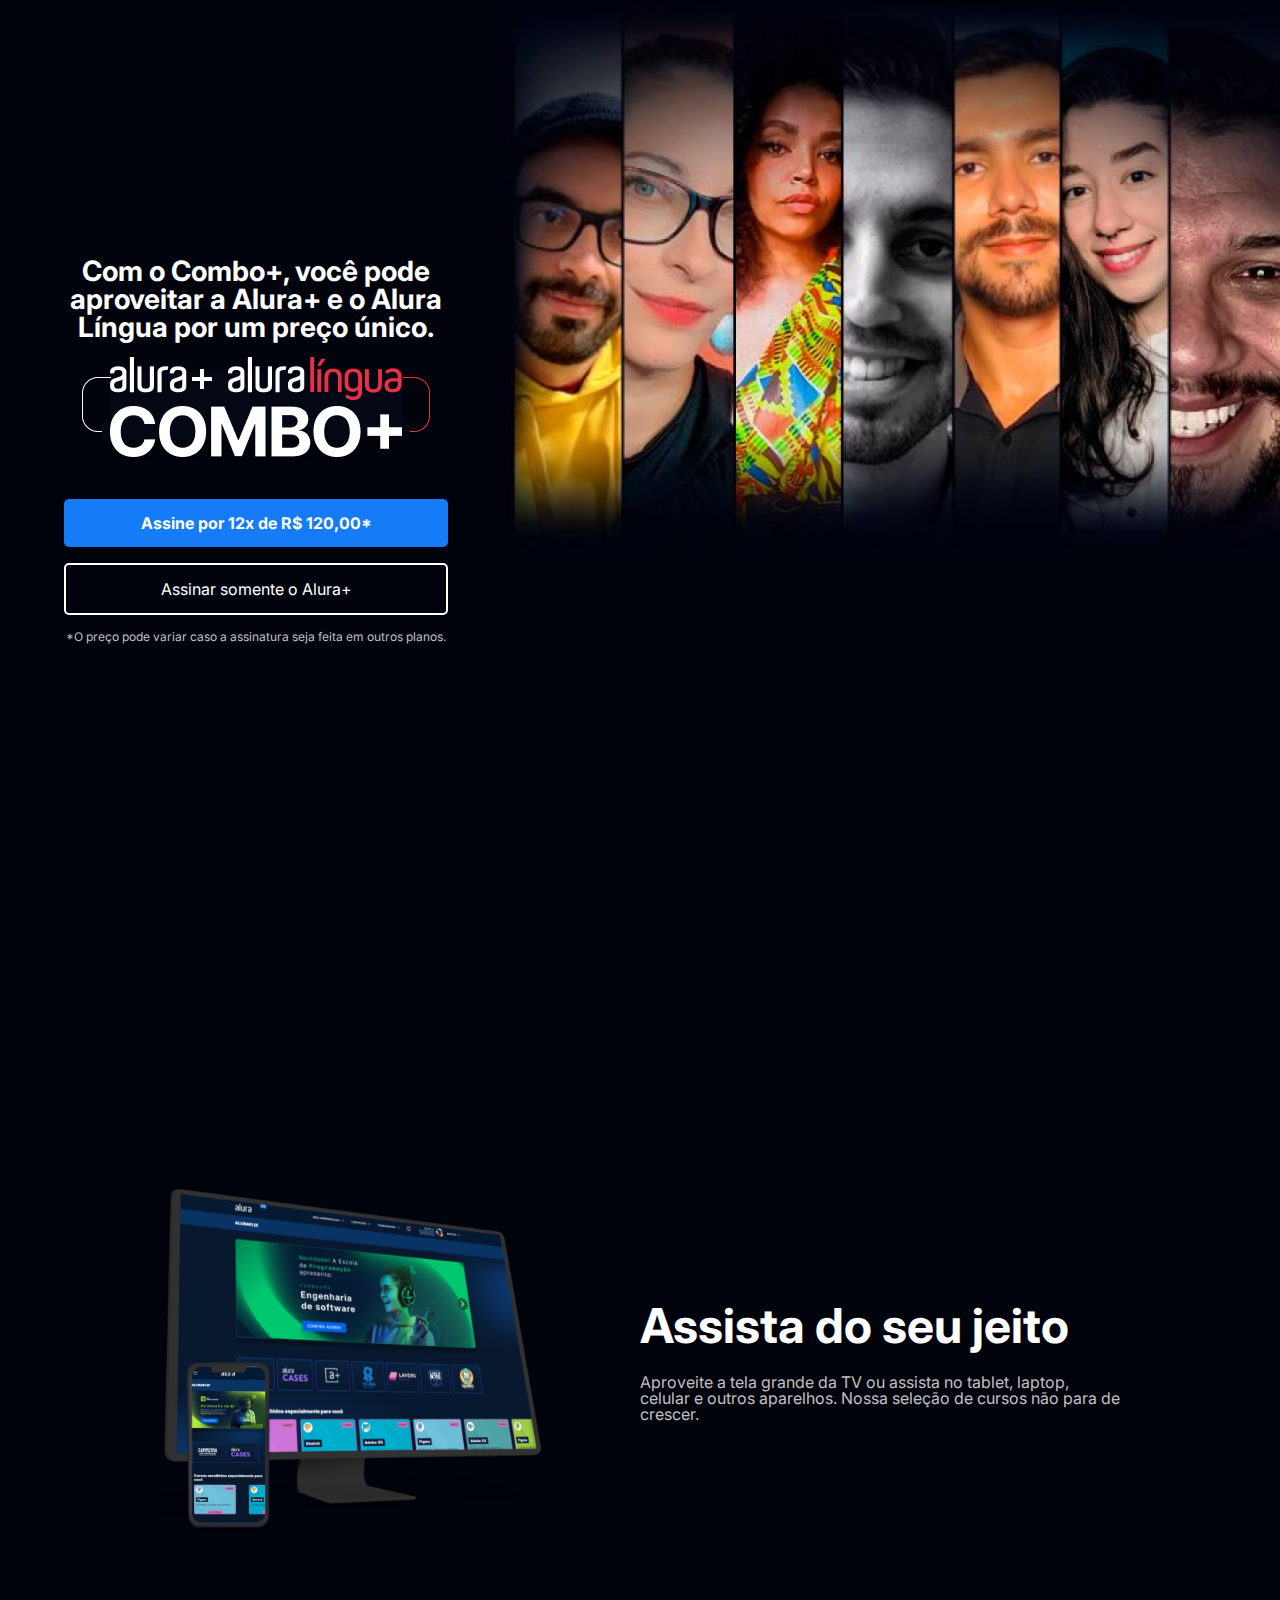
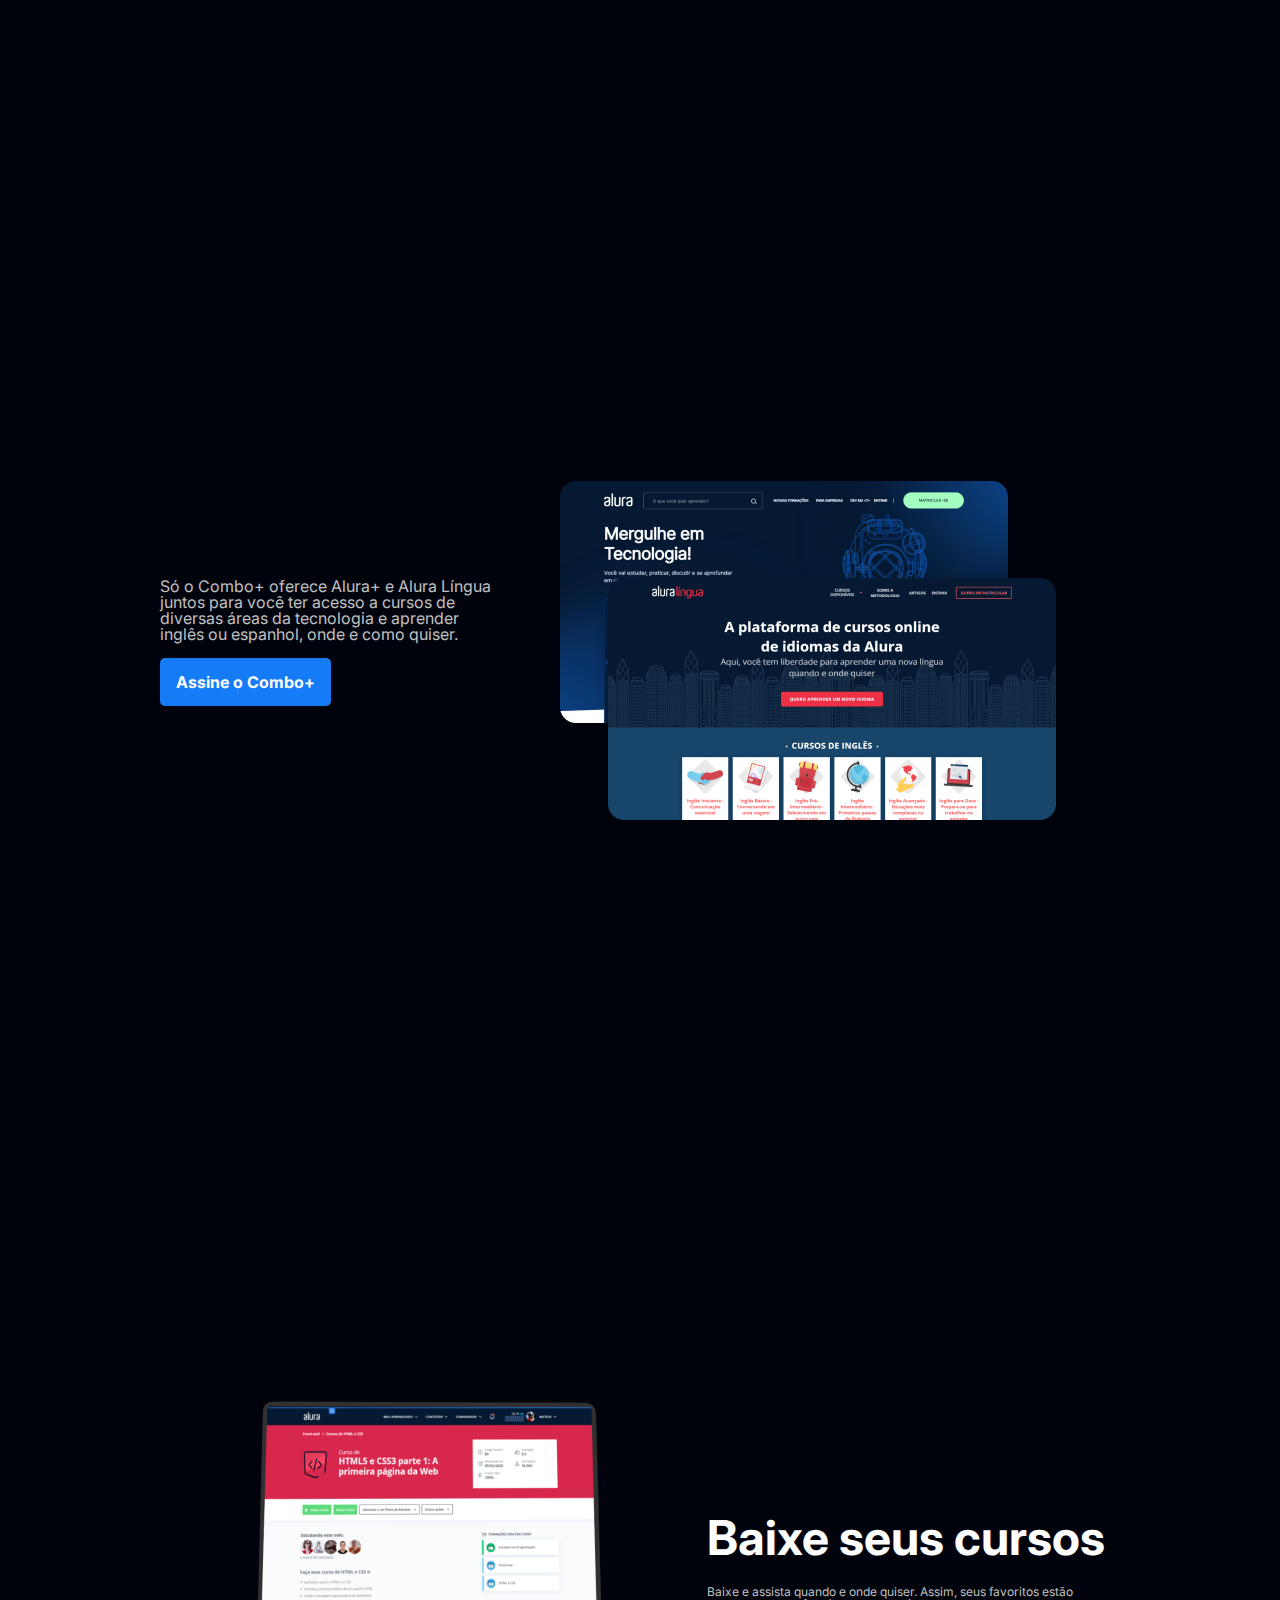
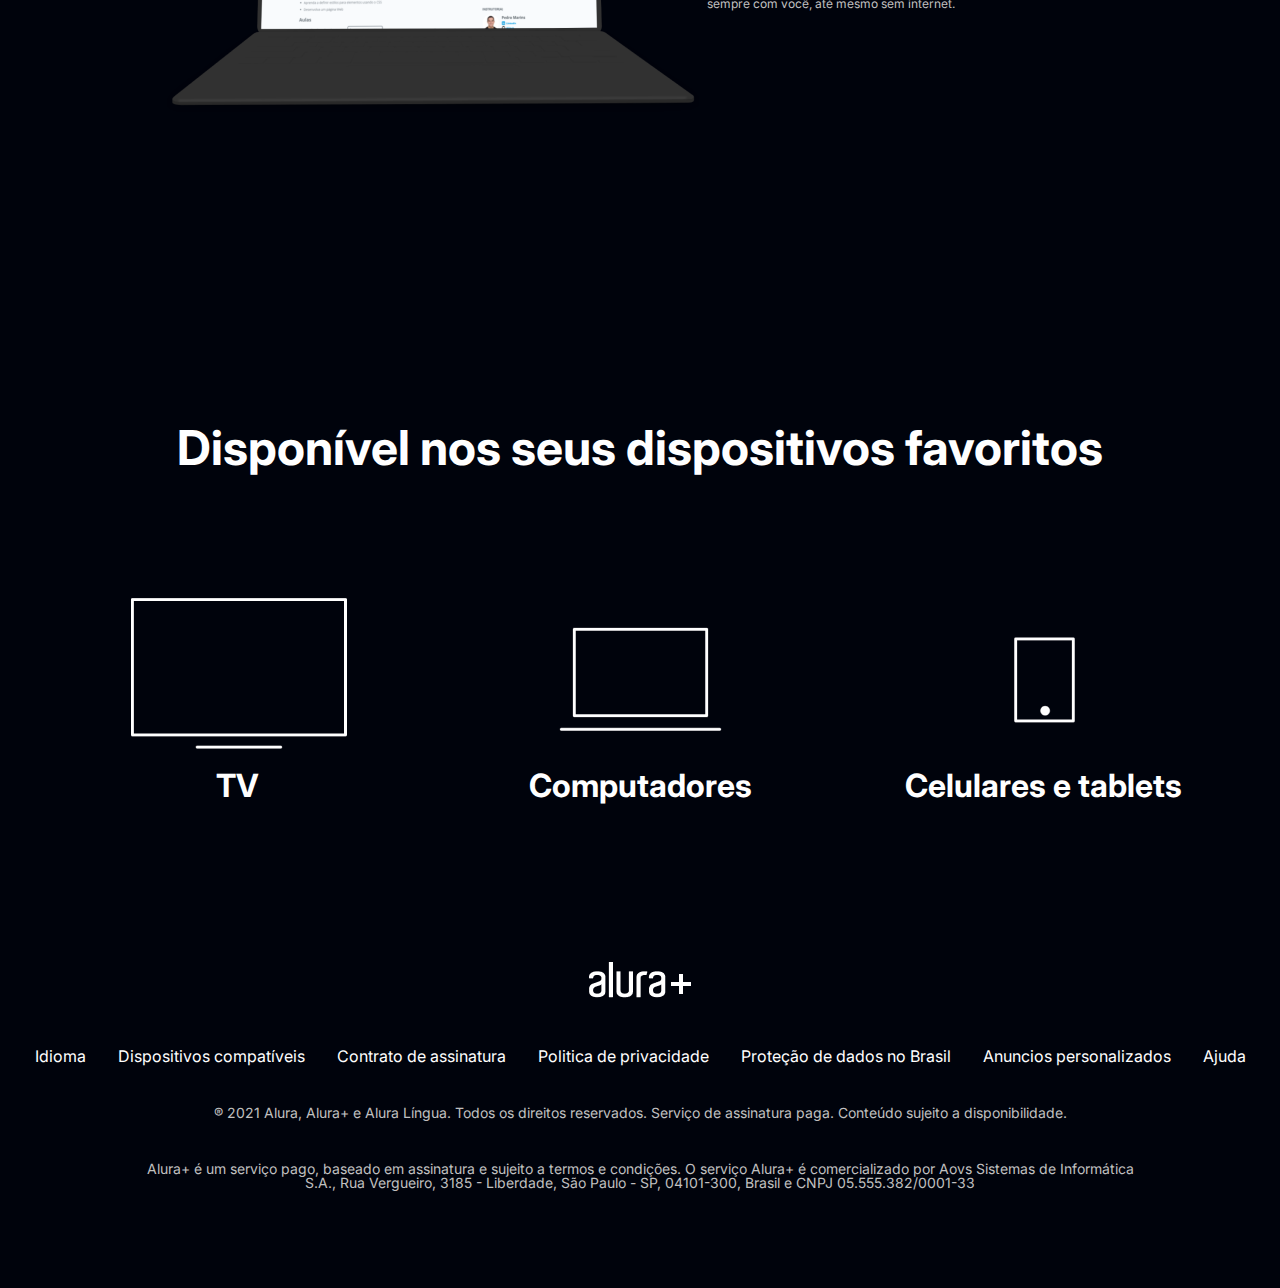
<file: index.html>
<!DOCTYPE html>
<html lang="pt-br">
<head>
	<meta charset="utf-8">
	<meta name="viewport" content="width=device-width, initial-scale=1">
	<link rel="stylesheet" type="text/css" href="reset.css">
	<link rel="stylesheet" type="text/css" href="style.css">
	<link rel="preconnect" href="https://fonts.googleapis.com">
	<link rel="preconnect" href="https://fonts.gstatic.com" crossorigin>
	<link href="https://fonts.googleapis.com/css2?family=Inter:wght@400;700&family=Oswald:wght@300&display=swap" rel="stylesheet">
	<title>Praticando</title>
</head>
<body>
    <section class="SecPrincipal altura">
    	<div class="div-p">
			<h1 class="Titulo-Principal">Com o Combo+, você pode aproveitar a Alura+ e o Alura Língua por um preço único.</h1>
			<img class="imagem-p" src="Combo.png" alt="Combo alura+ e alura lingua">
			<a href="https://www.alura.com.br/" class="SecPrincipal__botao">Assine por 12x de R$ 120,00*</a>
			<a href="https://www.alura.com.br/" class="SecPrincipal__botao2">Assinar somente o Alura+</a>
			<p class="pSec">*O preço pode variar caso a assinatura seja feita em outros planos.</p>
		</div>
	</section>
	<section class="secGenerica altura">
			<img src="Plataformas.png" class="imgplat">
		<div>
			<h2 class='Titulo-Principal sec'>Assista do seu jeito</h2>
			<p class="pSec espacamentolateral">Aproveite a tela grande da TV ou assista no tablet, laptop, celular e outros aparelhos. Nossa seleção de cursos não para de crescer.</p>
		</div>
		
	</section>
	<section class="secGenerica altura">
		<div>
			<p class="pSec espacamentolateral">Só o Combo+ oferece Alura+ e Alura Língua juntos para você ter acesso a cursos de diversas áreas da tecnologia e aprender inglês ou espanhol, onde e como quiser.</p>
			<a href="https://www.alura.com.br/" class="SecPrincipal__botao SecPrincipal__botao__telas">Assine o Combo+</a>
		</div>
		<img src="Telas.png" class='ImgTelas' alt="telas compativeis">
	</section>
	<section class="secGenerica altura">
		<img src="Notebook.png">
		<div>
			<h2 class="Titulo-Principal sec">Baixe seus cursos</h2>
			<p class="pSec espacamentolateral2">Baixe e assista quando e onde quiser. Assim, seus favoritos estão sempre com você, até mesmo sem internet.</p>
		</div>
	</section>
	<section class="dispositivos">
		<h2 class="Titulo-Principal sec">Disponível nos seus dispositivos favoritos</h2>
		<ul class="lista_dispositivos">
			<li class="lista_space">
				<img src="tv.png">
				<h3 class="lista_items">TV</p>
			</li>
			<li class="lista_space">
				<img src="computador.png">
				<h3 class="lista_items">Computadores</p>
			</li>
			<li class="lista_space">
				<img src="celular.png">
				<h3 class="lista_items">Celulares e tablets</p>
			</li>
		</ul>
	</section>
	<footer class="rodape">
		<div class="logoimg">	
			<img src="Logo.png" class="rodape__logo">
		</div>
		<ul class="lista_links">
			<li class="lista_link"><a href="#">Idioma</a></li>
			<li class="lista_link"><a href="#">Dispositivos compatíveis</a></li>
			<li class="lista_link"><a href="#">Contrato de assinatura</a></li>
			<li class="lista_link"><a href="#">Politica de privacidade</a></li>
			<li class="lista_link"><a href="#">Proteção de dados no Brasil</a></li>
			<li class="lista_link"><a href="#">Anuncios personalizados</a></li>
			<li class="lista_link"><a href="#">Ajuda</a></li>
		</ul>
		<p class="rodape__texto">® 2021 Alura, Alura+ e Alura Língua. Todos os direitos reservados. Serviço de assinatura paga. Conteúdo sujeito a disponibilidade.</p>
		<p class="rodape__texto tx3">Alura+ é um serviço pago, baseado em assinatura e sujeito a termos e condições. O serviço Alura+ é comercializado por Aovs Sistemas de Informática S.A., Rua Vergueiro, 3185 - Liberdade, São Paulo - SP, 04101-300, Brasil e CNPJ 05.555.382/0001-33</p>
	</footer>

</body>
</html>
</file>
<file: style.css>
:root {
	--corbranca-p:#FFFFFF;
	--cinza-s:#C0C0C0;
	--botao-azul:#167BF7;
	--preto-fundo:#00030C;
	--fonte-principal: 'Inter';
}
body {
	background: var(--preto-fundo);
	font-family: var(--fonte-principal);
	font-size: 16px;
	font-weight: 400;
}

.Titulo-Principal{
	color: var(--corbranca-p);
	font-size: 28px;
	font-weight: 700;
}
.SecPrincipal{
	background-image: url(Background.png);
	background-repeat: no-repeat;
	background-size: contain;
	display: grid;
	grid-template-columns: 1fr 1fr 20%;
	align-items: center;
	text-align: center;
}
.altura{
	height: 100vh;
}
.SecPrincipal__botao{
	background-color: var(--botao-azul);
	color: var(--corbranca-p);
	border-radius: 5px;
	padding: 1em;
	display: block;
	font-weight: bold;
	margin-bottom: 1em ;
}
.SecPrincipal__botao2{
	color: var(--corbranca-p);
	border-radius: 5px;
	padding: 1em;
	display: block;
	border: 2px solid var(--corbranca-p);
	font-weight: 400;
	margin-bottom: 1em;
}
.pSec{
	font-size: 12px;
	color: var(--cinza-s);
}
.div-p{
	margin: 0 4em;
}
.imagem-p{
	margin: 1em 0 2em 0;
}
.secGenerica{
	margin: 0em 10em;
	display: grid;
	grid-template-columns: 1fr 1fr;
	align-items: center;
}
.sec{
	padding:.5em 0em;
	font-size: 48px;
}
.imgplat{
	width: 80%;
}
.espacamentolateral{
	font-size: 16px;
}
.SecPrincipal__botao__telas{
	margin-top: 1em;
	display: inline-block;
}
.ImgTelas{
	padding: 0 4em;
}
.espacamentolateral2{
	margin-right: 1em;
}
.lista_dispositivos{
	display: flex;
	justify-content: center;
	margin: 5em 0;
}
.dispositivos{
	text-align: center;
}
.lista_items{
	font-size: 32px;
	color: var(--corbranca-p);
	font-weight: 700;
}
.lista_space{
	padding: 0 2em;
}
.lista_links{
	margin-top: 3em;
	display: flex;
	justify-content: center;
}
.lista_link{
	font-weight: 400;
	color: var(--corbranca-p);
	padding: 0 1em;

}
.lista_link:hover{
	color: var(--botao-azul);
}
.rodape__texto{
	font-weight: 400;
	color: var(--cinza-s);
	font-size: 14px;
	margin: 3em 10em;
	text-align: center;
}
.tx3{
	padding-bottom: 4em;
}
.rodape{
	text-align: center;
	margin-top: 160px;
}
</file>
